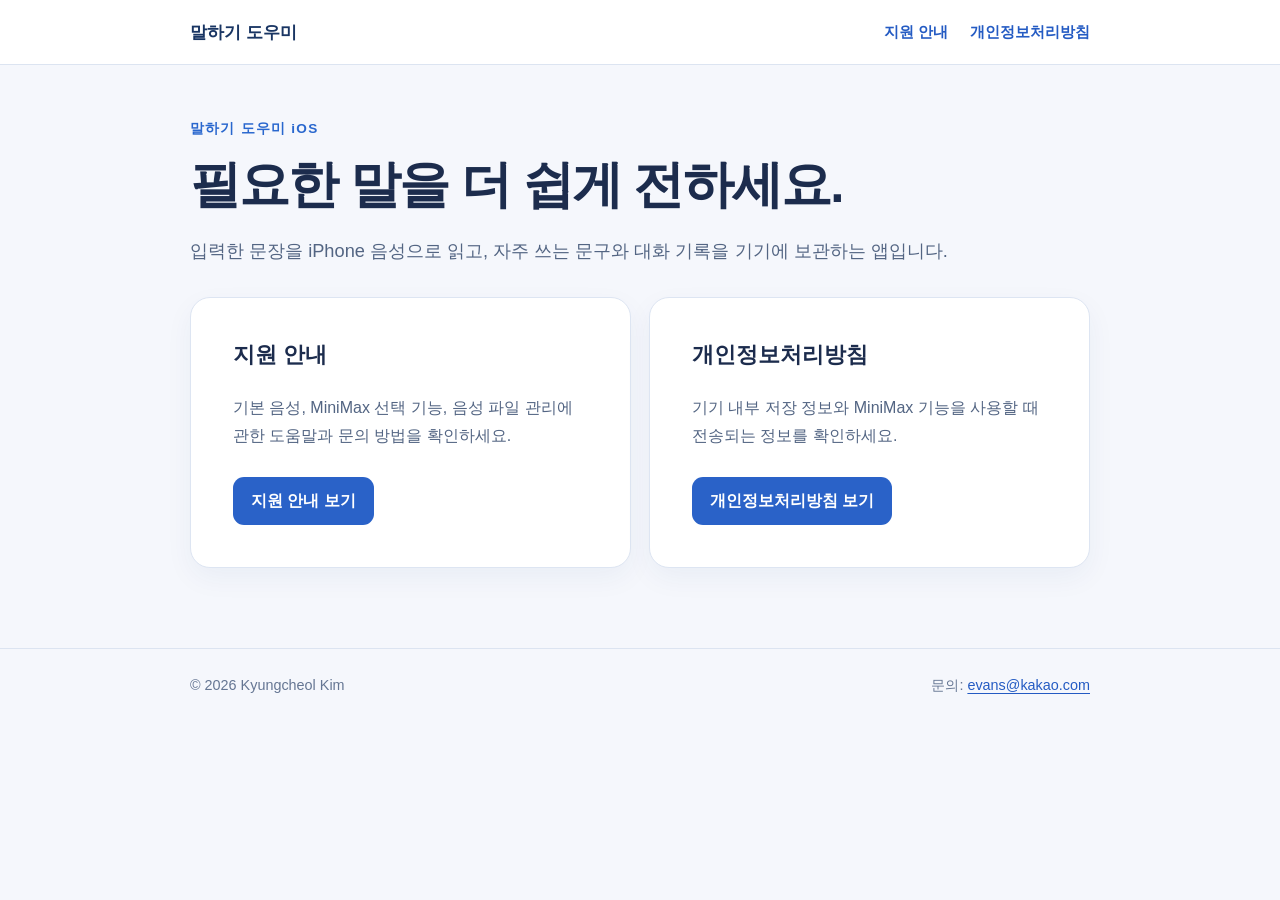
<file: index.html>
<!doctype html>
<html lang="ko">
<head>
  <meta charset="utf-8">
  <meta name="viewport" content="width=device-width, initial-scale=1">
  <meta name="description" content="말하기 도우미 iOS 앱의 공식 지원 안내와 개인정보처리방침">
  <title>말하기 도우미 · 공식 안내</title>
  <link rel="stylesheet" href="style.css">
</head>
<body>
  <header><div class="shell topbar"><a class="brand" href="./">말하기 도우미</a><nav aria-label="주 메뉴"><a href="support.html">지원 안내</a><a href="privacy.html">개인정보처리방침</a></nav></div></header>
  <main class="shell">
    <p class="eyebrow">말하기 도우미 iOS</p>
    <h1>필요한 말을 더 쉽게 전하세요.</h1>
    <p class="lead">입력한 문장을 iPhone 음성으로 읽고, 자주 쓰는 문구와 대화 기록을 기기에 보관하는 앱입니다.</p>
    <div class="grid">
      <section class="card"><h2>지원 안내</h2><p>기본 음성, MiniMax 선택 기능, 음성 파일 관리에 관한 도움말과 문의 방법을 확인하세요.</p><a class="button" href="support.html">지원 안내 보기</a></section>
      <section class="card"><h2>개인정보처리방침</h2><p>기기 내부 저장 정보와 MiniMax 기능을 사용할 때 전송되는 정보를 확인하세요.</p><a class="button" href="privacy.html">개인정보처리방침 보기</a></section>
    </div>
  </main>
  <footer><div class="shell"><span>© 2026 Kyungcheol Kim</span><span>문의: <a href="mailto:evans@kakao.com">evans@kakao.com</a></span></div></footer>
</body>
</html>
</file>
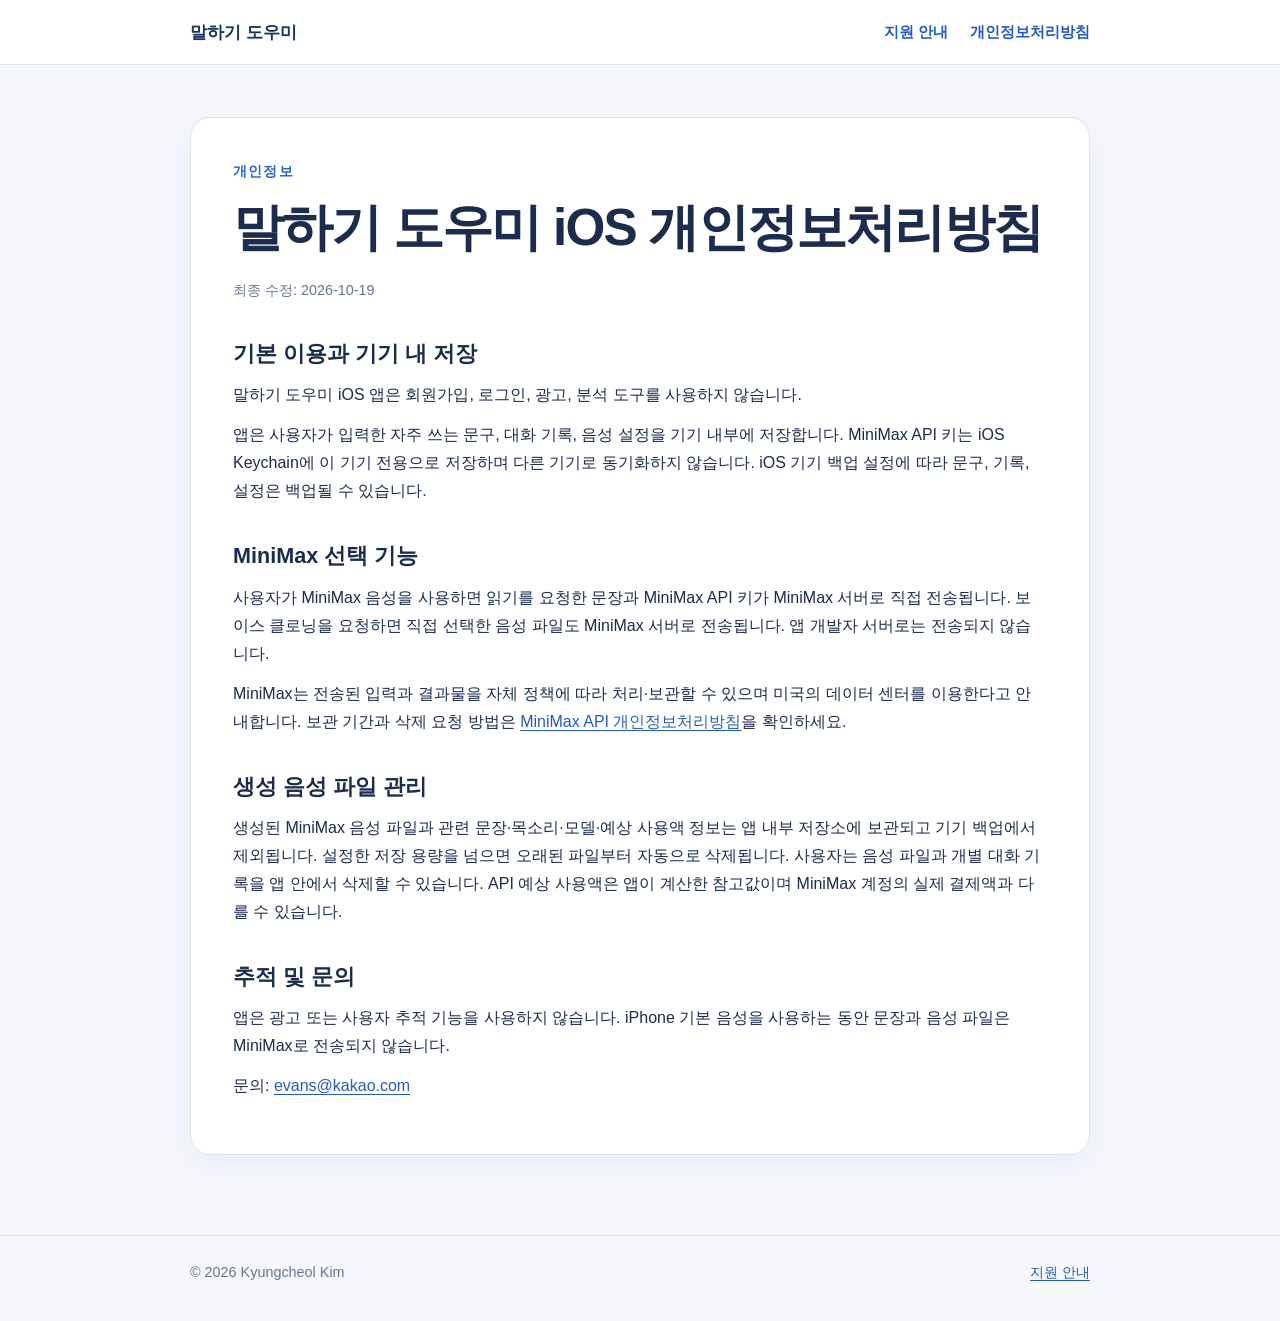
<file: privacy.html>
<!doctype html>
<html lang="ko">
<head>
  <meta charset="utf-8">
  <meta name="viewport" content="width=device-width, initial-scale=1">
  <meta name="description" content="말하기 도우미 iOS 앱의 개인정보처리방침">
  <title>개인정보처리방침 · 말하기 도우미</title>
  <link rel="stylesheet" href="style.css">
</head>
<body>
  <header><div class="shell topbar"><a class="brand" href="./">말하기 도우미</a><nav aria-label="주 메뉴"><a href="support.html">지원 안내</a><a href="privacy.html" aria-current="page">개인정보처리방침</a></nav></div></header>
  <main class="shell">
    <article class="card">
      <p class="eyebrow">개인정보</p>
      <h1>말하기 도우미 iOS 개인정보처리방침</h1>
      <p class="meta">최종 수정: 2026-10-19</p>
      <h2>기본 이용과 기기 내 저장</h2>
      <p>말하기 도우미 iOS 앱은 회원가입, 로그인, 광고, 분석 도구를 사용하지 않습니다.</p>
      <p>앱은 사용자가 입력한 자주 쓰는 문구, 대화 기록, 음성 설정을 기기 내부에 저장합니다. MiniMax API 키는 iOS Keychain에 이 기기 전용으로 저장하며 다른 기기로 동기화하지 않습니다. iOS 기기 백업 설정에 따라 문구, 기록, 설정은 백업될 수 있습니다.</p>
      <h2>MiniMax 선택 기능</h2>
      <p>사용자가 MiniMax 음성을 사용하면 읽기를 요청한 문장과 MiniMax API 키가 MiniMax 서버로 직접 전송됩니다. 보이스 클로닝을 요청하면 직접 선택한 음성 파일도 MiniMax 서버로 전송됩니다. 앱 개발자 서버로는 전송되지 않습니다.</p>
      <p>MiniMax는 전송된 입력과 결과물을 자체 정책에 따라 처리·보관할 수 있으며 미국의 데이터 센터를 이용한다고 안내합니다. 보관 기간과 삭제 요청 방법은 <a href="https://platform.minimax.io/protocol/privacy-policy">MiniMax API 개인정보처리방침</a>을 확인하세요.</p>
      <h2>생성 음성 파일 관리</h2>
      <p>생성된 MiniMax 음성 파일과 관련 문장·목소리·모델·예상 사용액 정보는 앱 내부 저장소에 보관되고 기기 백업에서 제외됩니다. 설정한 저장 용량을 넘으면 오래된 파일부터 자동으로 삭제됩니다. 사용자는 음성 파일과 개별 대화 기록을 앱 안에서 삭제할 수 있습니다. API 예상 사용액은 앱이 계산한 참고값이며 MiniMax 계정의 실제 결제액과 다를 수 있습니다.</p>
      <h2>추적 및 문의</h2>
      <p>앱은 광고 또는 사용자 추적 기능을 사용하지 않습니다. iPhone 기본 음성을 사용하는 동안 문장과 음성 파일은 MiniMax로 전송되지 않습니다.</p>
      <p>문의: <a href="mailto:evans@kakao.com">evans@kakao.com</a></p>
    </article>
  </main>
  <footer><div class="shell"><span>© 2026 Kyungcheol Kim</span><span><a href="support.html">지원 안내</a></span></div></footer>
</body>
</html>
</file>
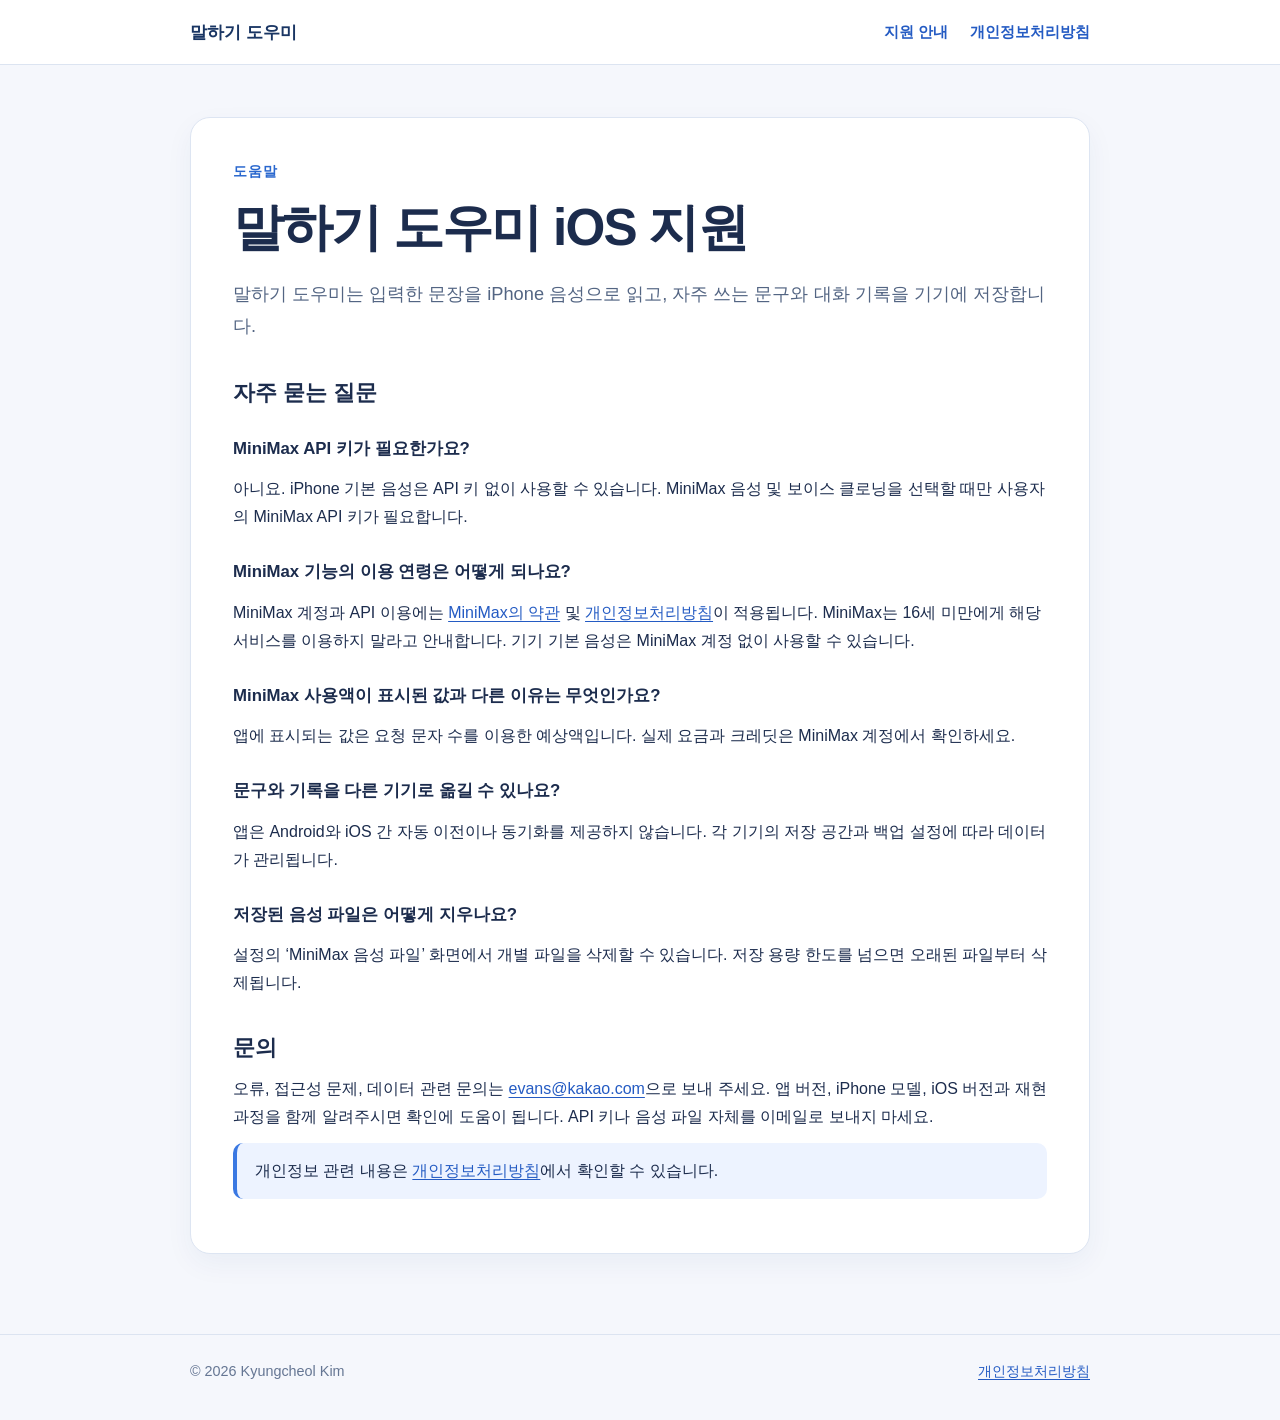
<file: support.html>
<!doctype html>
<html lang="ko">
<head>
  <meta charset="utf-8">
  <meta name="viewport" content="width=device-width, initial-scale=1">
  <meta name="description" content="말하기 도우미 iOS 앱의 지원 안내와 자주 묻는 질문">
  <title>지원 안내 · 말하기 도우미</title>
  <link rel="stylesheet" href="style.css">
</head>
<body>
  <header><div class="shell topbar"><a class="brand" href="./">말하기 도우미</a><nav aria-label="주 메뉴"><a href="support.html" aria-current="page">지원 안내</a><a href="privacy.html">개인정보처리방침</a></nav></div></header>
  <main class="shell">
    <article class="card">
      <p class="eyebrow">도움말</p>
      <h1>말하기 도우미 iOS 지원</h1>
      <p class="lead">말하기 도우미는 입력한 문장을 iPhone 음성으로 읽고, 자주 쓰는 문구와 대화 기록을 기기에 저장합니다.</p>
      <h2>자주 묻는 질문</h2>
      <h3>MiniMax API 키가 필요한가요?</h3>
      <p>아니요. iPhone 기본 음성은 API 키 없이 사용할 수 있습니다. MiniMax 음성 및 보이스 클로닝을 선택할 때만 사용자의 MiniMax API 키가 필요합니다.</p>
      <h3>MiniMax 기능의 이용 연령은 어떻게 되나요?</h3>
      <p>MiniMax 계정과 API 이용에는 <a href="https://platform.minimax.io/protocol/terms-of-service">MiniMax의 약관</a> 및 <a href="https://platform.minimax.io/protocol/privacy-policy">개인정보처리방침</a>이 적용됩니다. MiniMax는 16세 미만에게 해당 서비스를 이용하지 말라고 안내합니다. 기기 기본 음성은 MiniMax 계정 없이 사용할 수 있습니다.</p>
      <h3>MiniMax 사용액이 표시된 값과 다른 이유는 무엇인가요?</h3>
      <p>앱에 표시되는 값은 요청 문자 수를 이용한 예상액입니다. 실제 요금과 크레딧은 MiniMax 계정에서 확인하세요.</p>
      <h3>문구와 기록을 다른 기기로 옮길 수 있나요?</h3>
      <p>앱은 Android와 iOS 간 자동 이전이나 동기화를 제공하지 않습니다. 각 기기의 저장 공간과 백업 설정에 따라 데이터가 관리됩니다.</p>
      <h3>저장된 음성 파일은 어떻게 지우나요?</h3>
      <p>설정의 ‘MiniMax 음성 파일’ 화면에서 개별 파일을 삭제할 수 있습니다. 저장 용량 한도를 넘으면 오래된 파일부터 삭제됩니다.</p>
      <h2>문의</h2>
      <p>오류, 접근성 문제, 데이터 관련 문의는 <a href="mailto:evans@kakao.com">evans@kakao.com</a>으로 보내 주세요. 앱 버전, iPhone 모델, iOS 버전과 재현 과정을 함께 알려주시면 확인에 도움이 됩니다. API 키나 음성 파일 자체를 이메일로 보내지 마세요.</p>
      <p class="notice">개인정보 관련 내용은 <a href="privacy.html">개인정보처리방침</a>에서 확인할 수 있습니다.</p>
    </article>
  </main>
  <footer><div class="shell"><span>© 2026 Kyungcheol Kim</span><span><a href="privacy.html">개인정보처리방침</a></span></div></footer>
</body>
</html>
</file>
<file: style.css>
:root {
  color-scheme: light;
  font-family: -apple-system, BlinkMacSystemFont, "Apple SD Gothic Neo", "Noto Sans KR", sans-serif;
  background: #f5f7fc;
  color: #1c2c4d;
  line-height: 1.75;
}

* { box-sizing: border-box; }
body { margin: 0; }
a { color: #245bc3; text-underline-offset: 3px; }
a:hover { color: #163f8e; }
.shell { width: min(100% - 40px, 900px); margin: 0 auto; }
header { background: #fff; border-bottom: 1px solid #dce4f1; }
.topbar { display: flex; align-items: center; justify-content: space-between; gap: 20px; padding: 17px 0; }
.brand { color: #193563; font-size: 1.08rem; font-weight: 800; text-decoration: none; white-space: nowrap; }
nav { display: flex; flex-wrap: wrap; gap: 10px 22px; }
nav a { font-size: .95rem; font-weight: 650; text-decoration: none; }
main { padding: 52px 0 80px; }
.eyebrow { margin: 0 0 12px; color: #2967ce; font-size: .85rem; font-weight: 800; letter-spacing: .09em; }
h1 { margin: 0 0 18px; font-size: clamp(2rem, 5vw, 3.2rem); line-height: 1.25; letter-spacing: -.035em; }
h2 { margin: 36px 0 12px; font-size: 1.35rem; line-height: 1.4; }
h3 { margin: 26px 0 8px; font-size: 1.05rem; }
p { margin: 12px 0; }
.lead { color: #536583; font-size: 1.14rem; }
.card { background: #fff; border: 1px solid #dde5f2; border-radius: 20px; box-shadow: 0 10px 28px rgba(24, 58, 117, .05); padding: clamp(24px, 5vw, 42px); }
.grid { display: grid; grid-template-columns: repeat(2, minmax(0, 1fr)); gap: 18px; margin-top: 30px; }
.grid .card { display: flex; flex-direction: column; }
.grid h2 { margin-top: 0; }
.grid p { flex: 1; color: #536583; }
.button { display: inline-block; width: fit-content; margin-top: 15px; padding: 10px 18px; background: #2a62c8; border-radius: 11px; color: white; font-weight: 700; text-decoration: none; }
.button:hover { background: #194baf; color: white; }
.meta { color: #657693; font-size: .9rem; }
.notice { background: #edf3ff; border-left: 4px solid #3a78e2; border-radius: 10px; padding: 14px 18px; }
footer { border-top: 1px solid #dce4f1; color: #657693; padding: 24px 0 36px; font-size: .9rem; }
footer .shell { display: flex; justify-content: space-between; gap: 12px; flex-wrap: wrap; }
@media (max-width: 640px) {
  .topbar { align-items: flex-start; flex-direction: column; }
  .grid { grid-template-columns: 1fr; }
  main { padding-top: 34px; }
}
</file>
